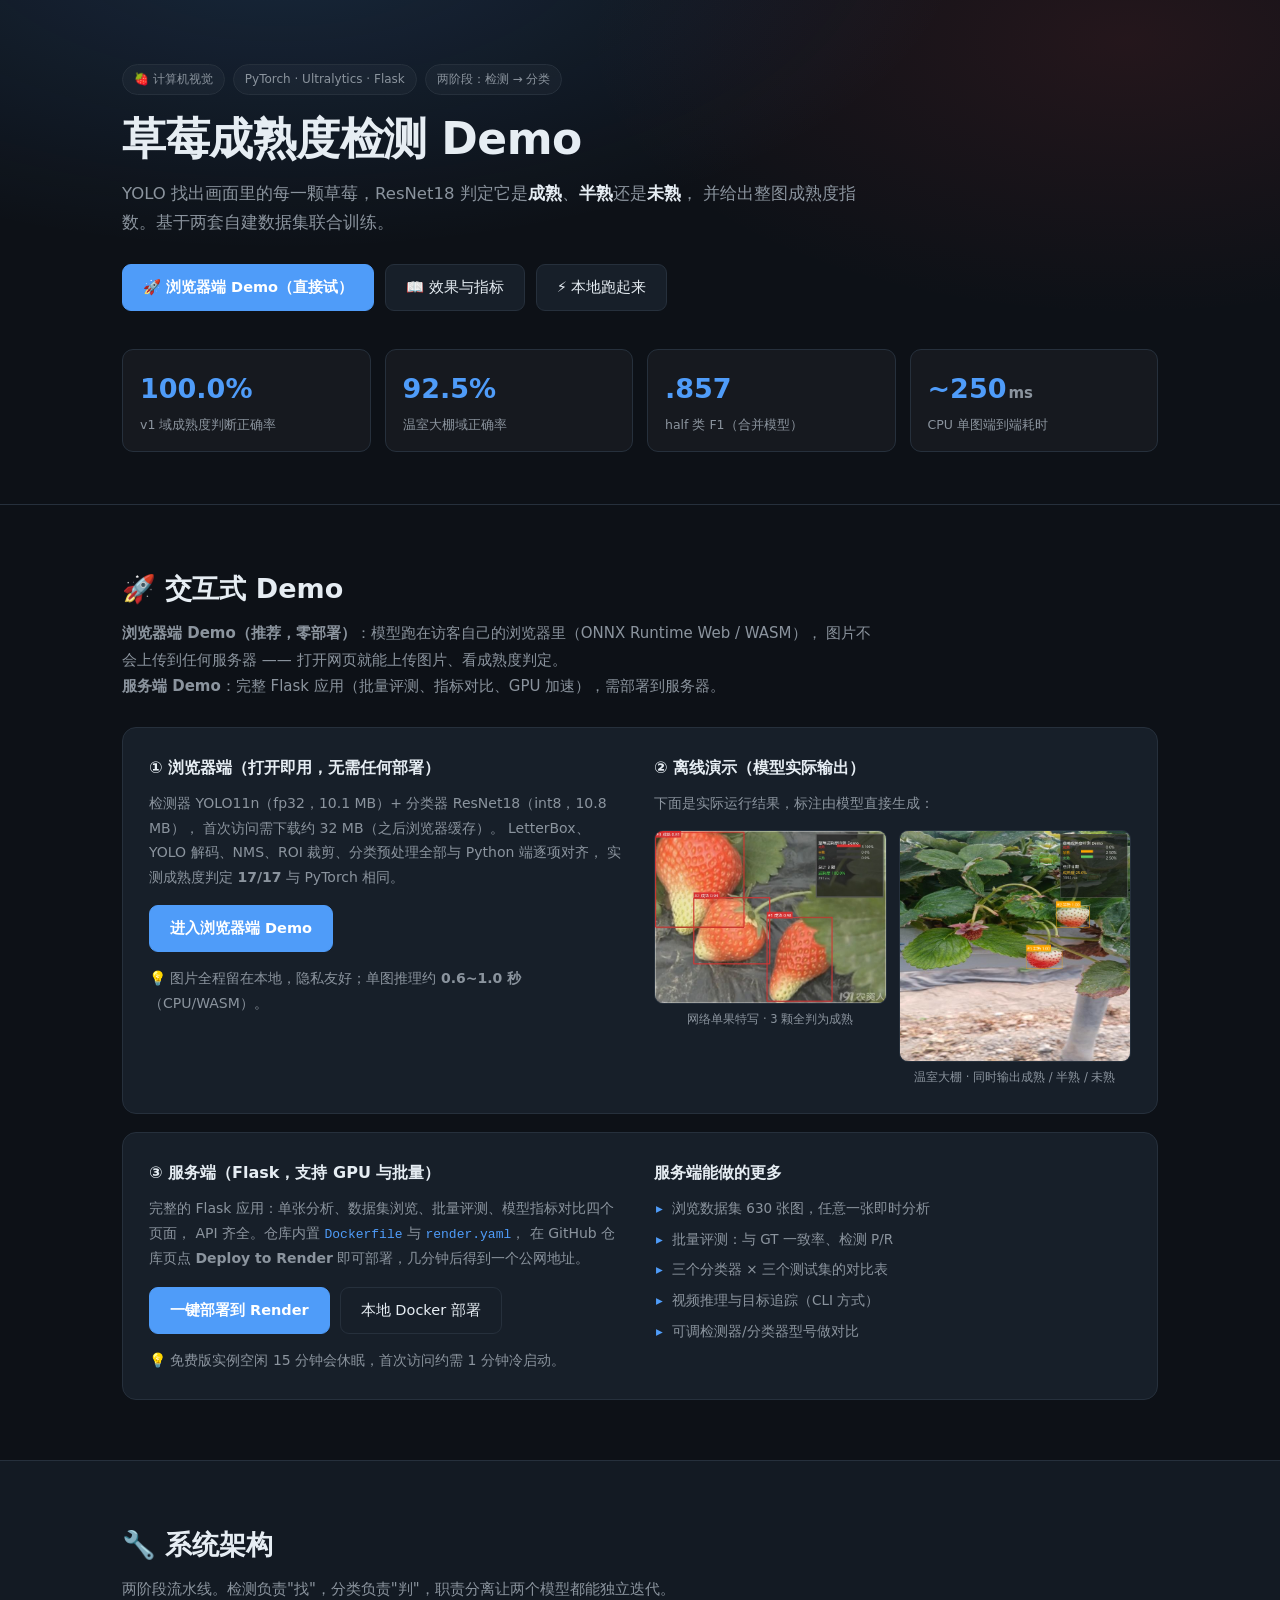
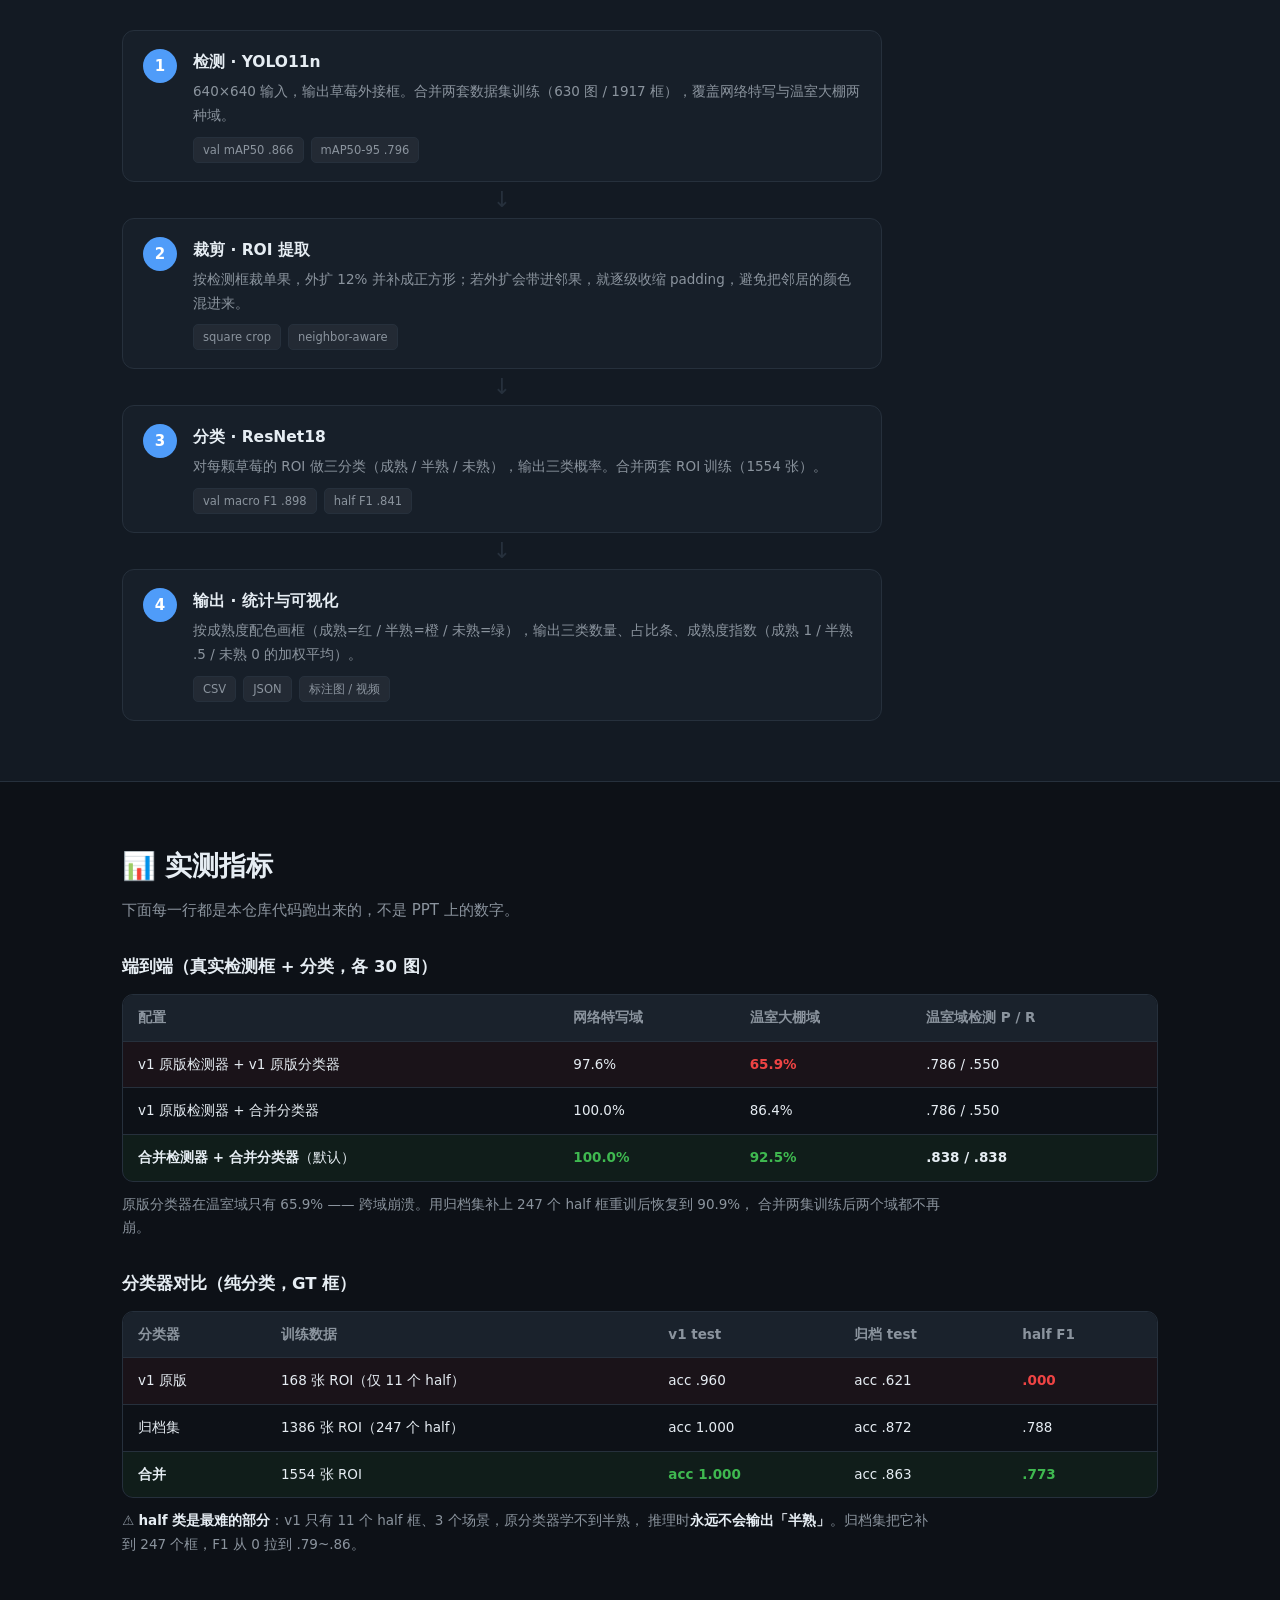
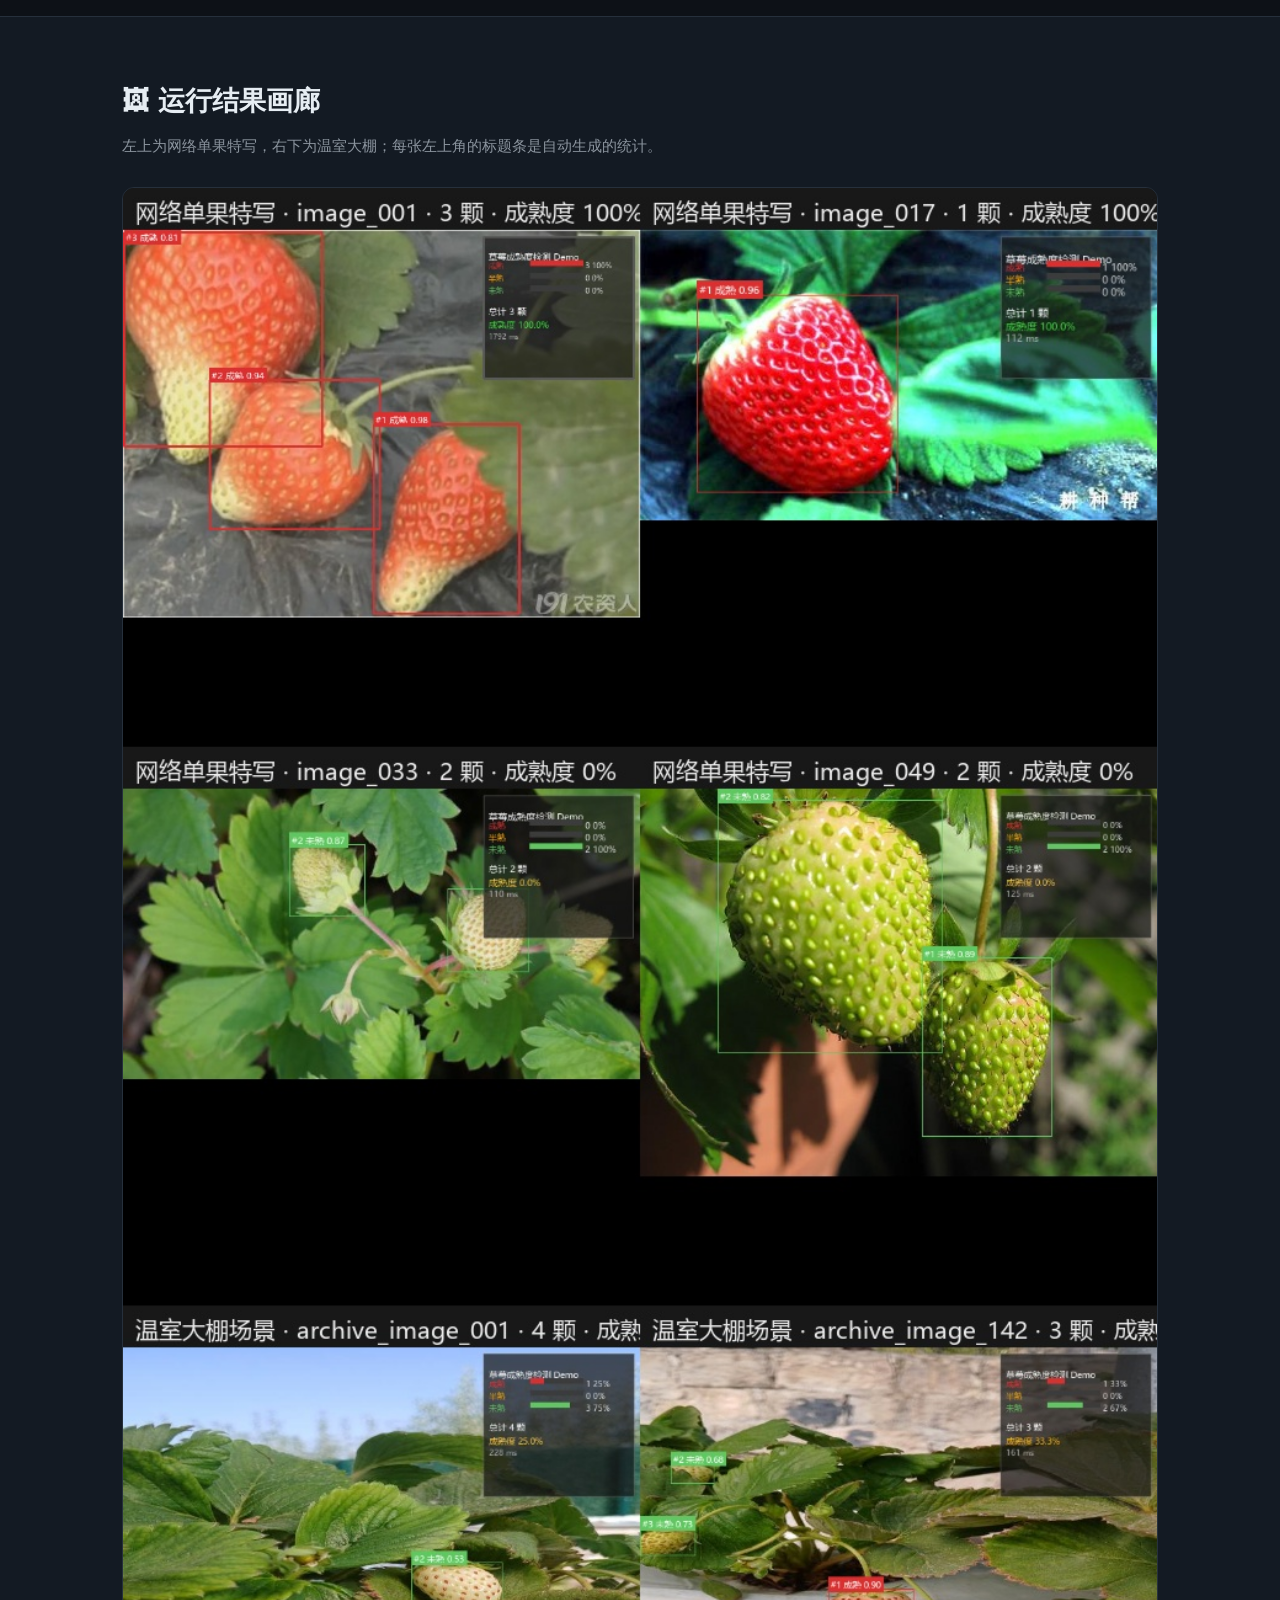
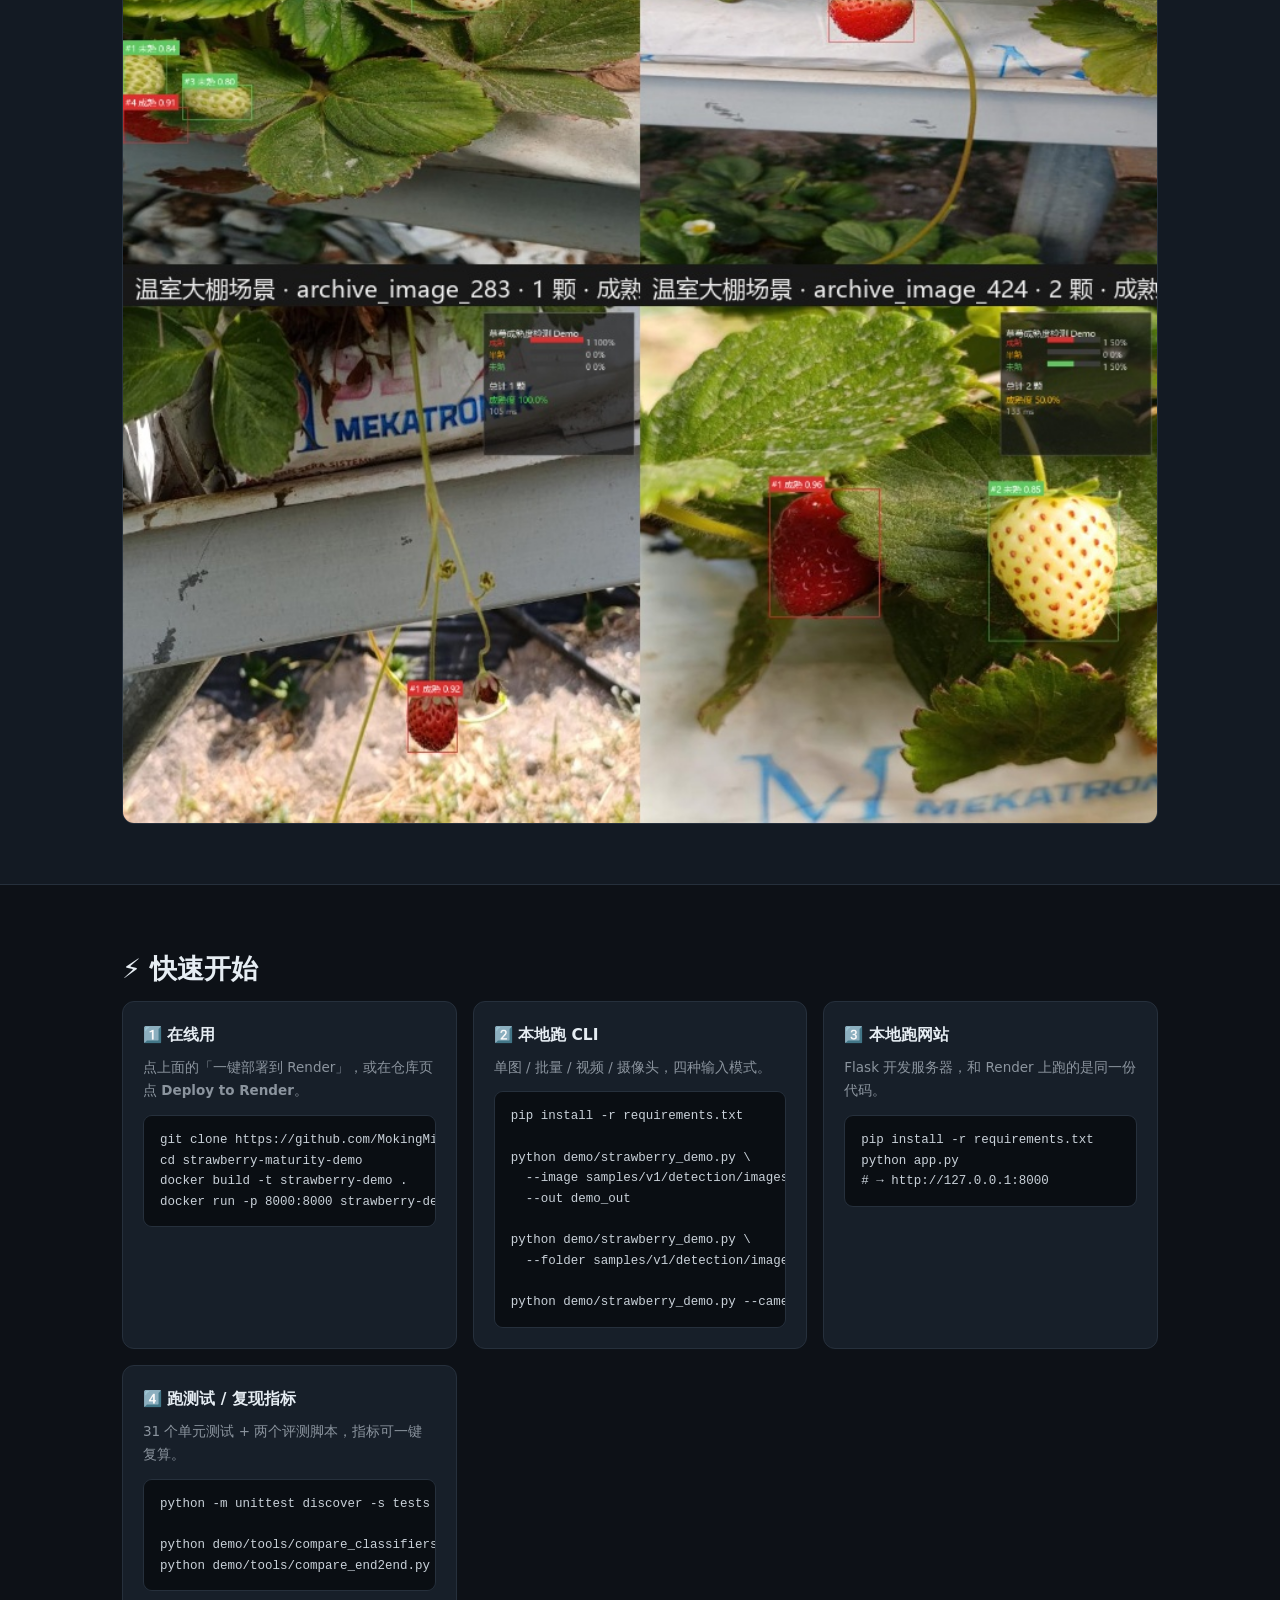
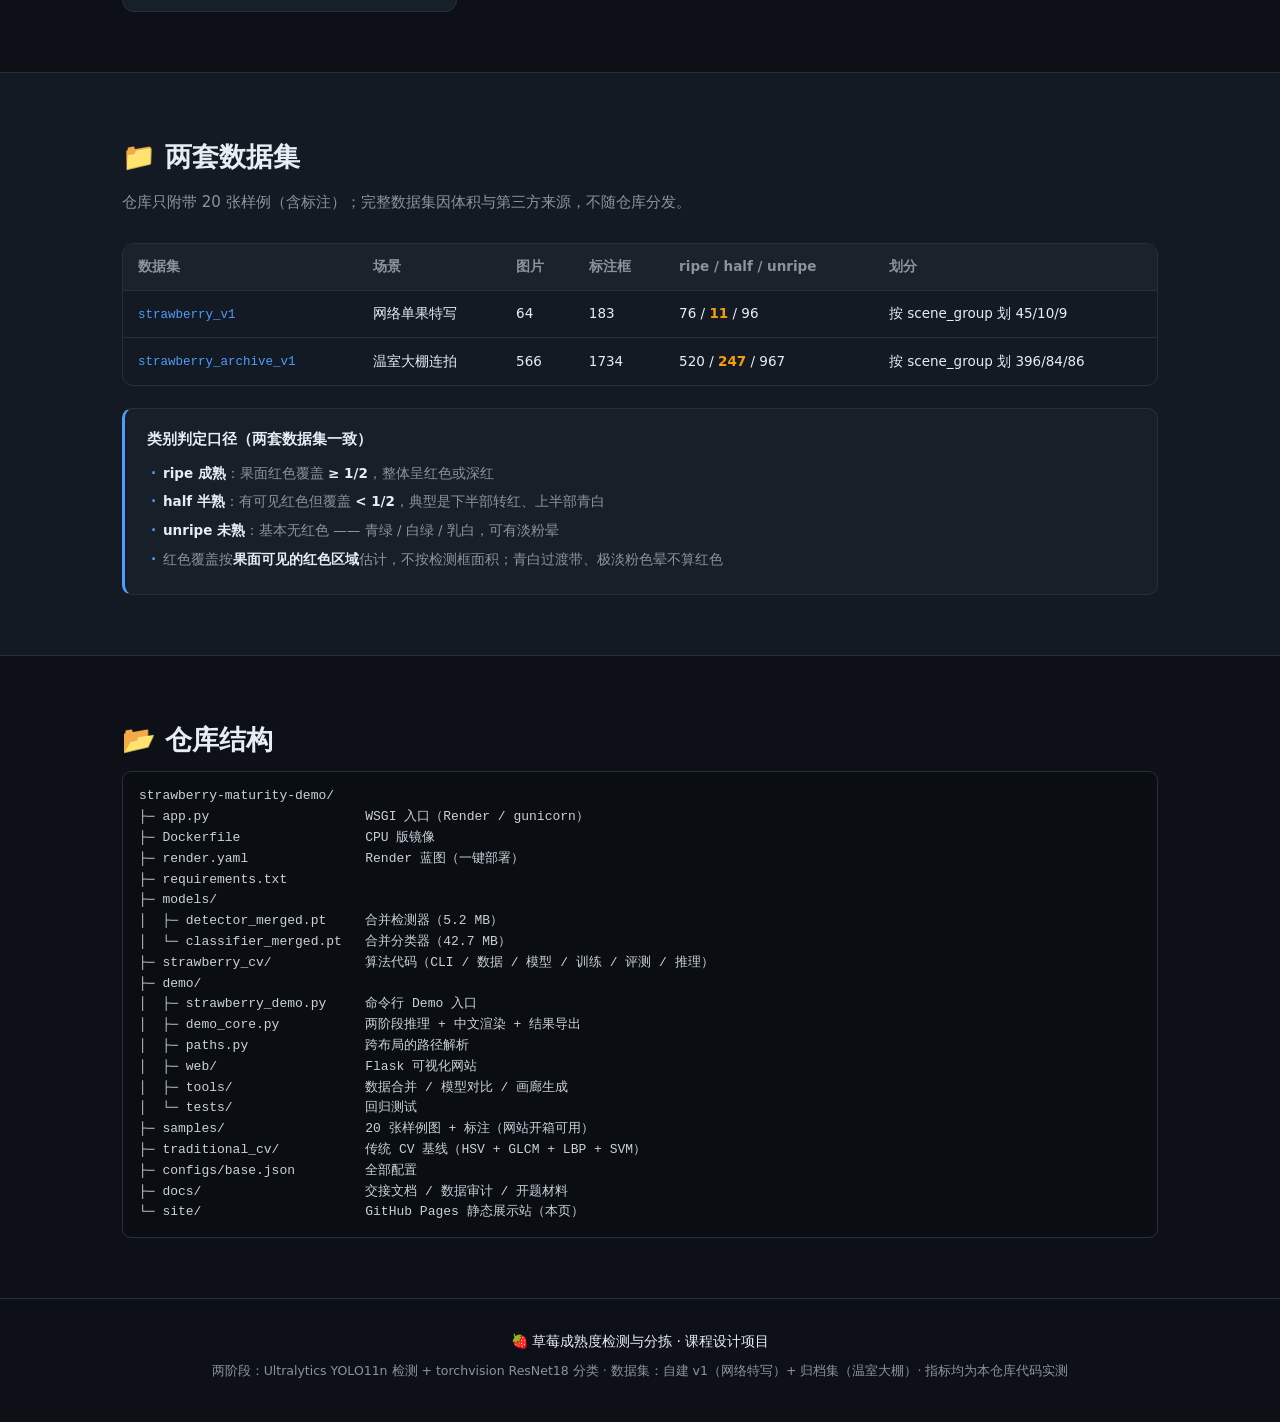
<file: site/index.html>
<!DOCTYPE html>
<html lang="zh-CN">
<head>
<meta charset="UTF-8">
<meta name="viewport" content="width=device-width, initial-scale=1.0">
<title>草莓成熟度检测 Demo · Strawberry Maturity Detection</title>
<meta name="description" content="YOLO 检测 + ResNet18 三状态分类的草莓成熟度检测系统：成熟 / 半熟 / 未熟。含可视化网站、命令行 Demo、训练管线。">
<link rel="stylesheet" href="style.css">
</head>
<body>

<header class="hero">
  <div class="wrap">
    <div class="badge-row">
      <span class="badge">🍓 计算机视觉</span>
      <span class="badge">PyTorch · Ultralytics · Flask</span>
      <span class="badge">两阶段：检测 → 分类</span>
    </div>
    <h1>草莓成熟度检测 Demo</h1>
    <p class="lead">
      YOLO 找出画面里的每一颗草莓，ResNet18 判定它是<b class="r">成熟</b>、<b class="h">半熟</b>还是<b class="u">未熟</b>，
      并给出整图成熟度指数。基于两套自建数据集联合训练。
    </p>
    <div class="cta">
      <a class="btn primary" href="demo/">🚀 浏览器端 Demo（直接试）</a>
      <a class="btn" href="#live">📖 效果与指标</a>
      <a class="btn" href="#quickstart">⚡ 本地跑起来</a>
    </div>
    <div class="kpi">
      <div class="kpi-item"><div class="kpi-num">100.0%</div><div class="kpi-lab">v1 域成熟度判断正确率</div></div>
      <div class="kpi-item"><div class="kpi-num">92.5%</div><div class="kpi-lab">温室大棚域正确率</div></div>
      <div class="kpi-item"><div class="kpi-num">.857</div><div class="kpi-lab">half 类 F1（合并模型）</div></div>
      <div class="kpi-item"><div class="kpi-num">~250<span class="unit">ms</span></div><div class="kpi-lab">CPU 单图端到端耗时</div></div>
    </div>
  </div>
</header>

<!-- ============ 交互 Demo ============ -->
<section id="live" class="section">
  <div class="wrap">
    <h2 class="sec-title">🚀 交互式 Demo</h2>
    <p class="sec-lead">
      <b>浏览器端 Demo（推荐，零部署）</b>：模型跑在访客自己的浏览器里（ONNX Runtime Web / WASM），
      图片不会上传到任何服务器 —— 打开网页就能上传图片、看成熟度判定。<br>
      <b>服务端 Demo</b>：完整 Flask 应用（批量评测、指标对比、GPU 加速），需部署到服务器。
    </p>

    <div class="live-card">
      <div class="live-left">
        <h3>① 浏览器端（打开即用，无需任何部署）</h3>
        <p>
          检测器 YOLO11n（fp32，10.1 MB）+ 分类器 ResNet18（int8，10.8 MB），
          首次访问需下载约 32 MB（之后浏览器缓存）。
          LetterBox、YOLO 解码、NMS、ROI 裁剪、分类预处理全部与 Python 端逐项对齐，
          实测成熟度判定 <b>17/17</b> 与 PyTorch 相同。
        </p>
        <div class="btn-row">
          <a class="btn primary" href="demo/">进入浏览器端 Demo</a>
        </div>
        <p class="tip">
          💡 图片全程留在本地，隐私友好；单图推理约 <b>0.6~1.0 秒</b>（CPU/WASM）。
        </p>
      </div>
      <div class="live-right">
        <h3>② 离线演示（模型实际输出）</h3>
        <p>下面是实际运行结果，标注由模型直接生成：</p>
        <div class="shots">
          <figure>
            <img src="assets/v1_image_001_demo.jpg" alt="网络单果特写结果">
            <figcaption>网络单果特写 · 3 颗全判为成熟</figcaption>
          </figure>
          <figure>
            <img src="assets/archive_image_005_demo.jpg" alt="温室场景结果">
            <figcaption>温室大棚 · 同时输出成熟 / 半熟 / 未熟</figcaption>
          </figure>
        </div>
      </div>
    </div>

    <div class="live-card" style="margin-top:18px">
      <div class="live-left">
        <h3>③ 服务端（Flask，支持 GPU 与批量）</h3>
        <p>
          完整的 Flask 应用：单张分析、数据集浏览、批量评测、模型指标对比四个页面，
          API 齐全。仓库内置 <code>Dockerfile</code> 与 <code>render.yaml</code>，
          在 GitHub 仓库页点 <b>Deploy to Render</b> 即可部署，几分钟后得到一个公网地址。
        </p>
        <div class="btn-row">
          <a class="btn primary" href="https://render.com/deploy?repo=https://github.com/MokingMid/strawberry-maturity-demo" target="_blank" rel="noopener">
            一键部署到 Render
          </a>
          <a class="btn" href="https://github.com/MokingMid/strawberry-maturity-demo#quickstart" target="_blank" rel="noopener">
            本地 Docker 部署
          </a>
        </div>
        <p class="tip">
          💡 免费版实例空闲 15 分钟会休眠，首次访问约需 1 分钟冷启动。
        </p>
      </div>
      <div class="live-right">
        <h3>服务端能做的更多</h3>
        <ul class="feature-list">
          <li>浏览数据集 630 张图，任意一张即时分析</li>
          <li>批量评测：与 GT 一致率、检测 P/R</li>
          <li>三个分类器 × 三个测试集的对比表</li>
          <li>视频推理与目标追踪（CLI 方式）</li>
          <li>可调检测器/分类器型号做对比</li>
        </ul>
      </div>
    </div>
  </div>
</section>

<!-- ============ 架构 ============ -->
<section id="arch" class="section alt">
  <div class="wrap">
    <h2 class="sec-title">🔧 系统架构</h2>
    <p class="sec-lead">两阶段流水线。检测负责"找"，分类负责"判"，职责分离让两个模型都能独立迭代。</p>

    <div class="arch">
      <div class="stage">
        <div class="stage-num">1</div>
        <div class="stage-body">
          <h3>检测 · YOLO11n</h3>
          <p>640×640 输入，输出草莓外接框。合并两套数据集训练（630 图 / 1917 框），覆盖网络特写与温室大棚两种域。</p>
          <div class="tagrow"><span class="tag">val mAP50 .866</span><span class="tag">mAP50-95 .796</span></div>
        </div>
      </div>
      <div class="arrow">↓</div>
      <div class="stage">
        <div class="stage-num">2</div>
        <div class="stage-body">
          <h3>裁剪 · ROI 提取</h3>
          <p>按检测框裁单果，外扩 12% 并补成正方形；若外扩会带进邻果，就逐级收缩 padding，避免把邻居的颜色混进来。</p>
          <div class="tagrow"><span class="tag">square crop</span><span class="tag">neighbor-aware</span></div>
        </div>
      </div>
      <div class="arrow">↓</div>
      <div class="stage">
        <div class="stage-num">3</div>
        <div class="stage-body">
          <h3>分类 · ResNet18</h3>
          <p>对每颗草莓的 ROI 做三分类（成熟 / 半熟 / 未熟），输出三类概率。合并两套 ROI 训练（1554 张）。</p>
          <div class="tagrow"><span class="tag">val macro F1 .898</span><span class="tag">half F1 .841</span></div>
        </div>
      </div>
      <div class="arrow">↓</div>
      <div class="stage">
        <div class="stage-num">4</div>
        <div class="stage-body">
          <h3>输出 · 统计与可视化</h3>
          <p>按成熟度配色画框（成熟=红 / 半熟=橙 / 未熟=绿），输出三类数量、占比条、成熟度指数（成熟 1 / 半熟 .5 / 未熟 0 的加权平均）。</p>
          <div class="tagrow"><span class="tag">CSV</span><span class="tag">JSON</span><span class="tag">标注图 / 视频</span></div>
        </div>
      </div>
    </div>
  </div>
</section>

<!-- ============ 指标 ============ -->
<section id="results" class="section">
  <div class="wrap">
    <h2 class="sec-title">📊 实测指标</h2>
    <p class="sec-lead">下面每一行都是本仓库代码跑出来的，不是 PPT 上的数字。</p>

    <h3 class="sub-title">端到端（真实检测框 + 分类，各 30 图）</h3>
    <div class="table-wrap">
      <table>
        <thead><tr><th>配置</th><th>网络特写域</th><th>温室大棚域</th><th>温室域检测 P / R</th></tr></thead>
        <tbody>
          <tr class="bad">
            <td>v1 原版检测器 + v1 原版分类器</td>
            <td>97.6%</td><td class="bad-cell">65.9%</td><td>.786 / .550</td>
          </tr>
          <tr>
            <td>v1 原版检测器 + 合并分类器</td>
            <td>100.0%</td><td>86.4%</td><td>.786 / .550</td>
          </tr>
          <tr class="good">
            <td><b>合并检测器 + 合并分类器</b>（默认）</td>
            <td class="good-cell">100.0%</td><td class="good-cell">92.5%</td><td><b>.838 / .838</b></td>
          </tr>
        </tbody>
      </table>
    </div>
    <p class="note">
      原版分类器在温室域只有 65.9% —— 跨域崩溃。用归档集补上 247 个 half 框重训后恢复到 90.9%，
      合并两集训练后两个域都不再崩。
    </p>

    <h3 class="sub-title">分类器对比（纯分类，GT 框）</h3>
    <div class="table-wrap">
      <table>
        <thead><tr><th>分类器</th><th>训练数据</th><th>v1 test</th><th>归档 test</th><th>half F1</th></tr></thead>
        <tbody>
          <tr class="bad">
            <td>v1 原版</td><td>168 张 ROI（仅 11 个 half）</td><td>acc .960</td><td>acc .621</td><td class="bad-cell">.000</td>
          </tr>
          <tr>
            <td>归档集</td><td>1386 张 ROI（247 个 half）</td><td>acc 1.000</td><td>acc .872</td><td>.788</td>
          </tr>
          <tr class="good">
            <td><b>合并</b></td><td>1554 张 ROI</td><td class="good-cell">acc 1.000</td><td>acc .863</td><td class="good-cell">.773</td>
          </tr>
        </tbody>
      </table>
    </div>
    <p class="note">
      ⚠️ <b>half 类是最难的部分</b>：v1 只有 11 个 half 框、3 个场景，原分类器学不到半熟，
      推理时<b>永远不会输出「半熟」</b>。归档集把它补到 247 个框，F1 从 0 拉到 .79~.86。
    </p>
  </div>
</section>

<!-- ============ 画廊 ============ -->
<section id="gallery" class="section alt">
  <div class="wrap">
    <h2 class="sec-title">🖼 运行结果画廊</h2>
    <p class="sec-lead">左上为网络单果特写，右下为温室大棚；每张左上角的标题条是自动生成的统计。</p>
    <img class="gallery" src="assets/gallery.jpg" alt="运行结果画廊">
  </div>
</section>

<!-- ============ 快速开始 ============ -->
<section id="quickstart" class="section">
  <div class="wrap">
    <h2 class="sec-title">⚡ 快速开始</h2>

    <div class="quick-grid">
      <div class="qcard">
        <h3>1️⃣ 在线用</h3>
        <p>点上面的「一键部署到 Render」，或在仓库页点 <b>Deploy to Render</b>。</p>
        <pre><code>git clone https://github.com/MokingMid/strawberry-maturity-demo.git
cd strawberry-maturity-demo
docker build -t strawberry-demo .
docker run -p 8000:8000 strawberry-demo</code></pre>
      </div>
      <div class="qcard">
        <h3>2️⃣ 本地跑 CLI</h3>
        <p>单图 / 批量 / 视频 / 摄像头，四种输入模式。</p>
        <pre><code>pip install -r requirements.txt

python demo/strawberry_demo.py \
  --image samples/v1/detection/images/image_001.jpg \
  --out demo_out

python demo/strawberry_demo.py \
  --folder samples/v1/detection/images --out demo_out

python demo/strawberry_demo.py --camera 0 --gui</code></pre>
      </div>
      <div class="qcard">
        <h3>3️⃣ 本地跑网站</h3>
        <p>Flask 开发服务器，和 Render 上跑的是同一份代码。</p>
        <pre><code>pip install -r requirements.txt
python app.py
# → http://127.0.0.1:8000</code></pre>
      </div>
      <div class="qcard">
        <h3>4️⃣ 跑测试 / 复现指标</h3>
        <p>31 个单元测试 + 两个评测脚本，指标可一键复算。</p>
        <pre><code>python -m unittest discover -s tests -v

python demo/tools/compare_classifiers.py
python demo/tools/compare_end2end.py</code></pre>
      </div>
    </div>
  </div>
</section>

<!-- ============ 数据集 ============ -->
<section id="data" class="section alt">
  <div class="wrap">
    <h2 class="sec-title">📁 两套数据集</h2>
    <p class="sec-lead">仓库只附带 20 张样例（含标注）；完整数据集因体积与第三方来源，不随仓库分发。</p>

    <div class="table-wrap">
      <table>
        <thead><tr><th>数据集</th><th>场景</th><th>图片</th><th>标注框</th><th>ripe / half / unripe</th><th>划分</th></tr></thead>
        <tbody>
          <tr>
            <td><code>strawberry_v1</code></td><td>网络单果特写</td><td>64</td><td>183</td>
            <td>76 / <b class="h">11</b> / 96</td><td>按 scene_group 划 45/10/9</td>
          </tr>
          <tr>
            <td><code>strawberry_archive_v1</code></td><td>温室大棚连拍</td><td>566</td><td>1734</td>
            <td>520 / <b class="h">247</b> / 967</td><td>按 scene_group 划 396/84/86</td>
          </tr>
        </tbody>
      </table>
    </div>

    <div class="note-box">
      <h4>类别判定口径（两套数据集一致）</h4>
      <ul>
        <li><b class="r">ripe 成熟</b>：果面红色覆盖 <b>≥ 1/2</b>，整体呈红色或深红</li>
        <li><b class="h">half 半熟</b>：有可见红色但覆盖 <b>&lt; 1/2</b>，典型是下半部转红、上半部青白</li>
        <li><b class="u">unripe 未熟</b>：基本无红色 —— 青绿 / 白绿 / 乳白，可有淡粉晕</li>
        <li>红色覆盖按<b>果面可见的红色区域</b>估计，不按检测框面积；青白过渡带、极淡粉色晕不算红色</li>
      </ul>
    </div>
  </div>
</section>

<!-- ============ 目录 ============ -->
<section id="layout" class="section">
  <div class="wrap">
    <h2 class="sec-title">📂 仓库结构</h2>
    <div class="tree">
      <pre><code>strawberry-maturity-demo/
├─ app.py                    WSGI 入口（Render / gunicorn）
├─ Dockerfile                CPU 版镜像
├─ render.yaml               Render 蓝图（一键部署）
├─ requirements.txt
├─ models/
│  ├─ detector_merged.pt     合并检测器（5.2 MB）
│  └─ classifier_merged.pt   合并分类器（42.7 MB）
├─ strawberry_cv/            算法代码（CLI / 数据 / 模型 / 训练 / 评测 / 推理）
├─ demo/
│  ├─ strawberry_demo.py     命令行 Demo 入口
│  ├─ demo_core.py           两阶段推理 + 中文渲染 + 结果导出
│  ├─ paths.py               跨布局的路径解析
│  ├─ web/                   Flask 可视化网站
│  ├─ tools/                 数据合并 / 模型对比 / 画廊生成
│  └─ tests/                 回归测试
├─ samples/                  20 张样例图 + 标注（网站开箱可用）
├─ traditional_cv/           传统 CV 基线（HSV + GLCM + LBP + SVM）
├─ configs/base.json         全部配置
├─ docs/                     交接文档 / 数据审计 / 开题材料
└─ site/                     GitHub Pages 静态展示站（本页）</code></pre>
    </div>
  </div>
</section>

<footer>
  <div class="wrap">
    <p>🍓 草莓成熟度检测与分拣 · 课程设计项目</p>
    <p class="muted">
      两阶段：Ultralytics YOLO11n 检测 + torchvision ResNet18 分类 ·
      数据集：自建 v1（网络特写）+ 归档集（温室大棚）·
      指标均为本仓库代码实测
    </p>
  </div>
</footer>

</body>
</html>
</file>
<file: site/style.css>
:root {
  --bg: #0d1117;
  --bg-alt: #131a23;
  --card: #171f29;
  --line: #26303c;
  --text: #e6edf3;
  --muted: #8b949e;
  --accent: #4f9cf9;
  --ripe: #ef4444;
  --half: #f59e0b;
  --unripe: #22c55e;
  --good: #3fb950;
}

* { box-sizing: border-box; margin: 0; padding: 0; }

body {
  background: var(--bg);
  color: var(--text);
  font-family: "Microsoft YaHei", "PingFang SC", "Hiragino Sans GB", "Segoe UI", system-ui, sans-serif;
  font-size: 15px;
  line-height: 1.75;
  -webkit-font-smoothing: antialiased;
}

.wrap { max-width: 1080px; margin: 0 auto; padding: 0 22px; }
code, pre { font-family: "Cascadia Code", Consolas, "SF Mono", monospace; }

/* ---------- hero ---------- */
.hero {
  background: radial-gradient(1100px 500px at 22% -12%, rgba(79,156,249,.16), transparent 62%),
              radial-gradient(900px 460px at 88% 8%, rgba(239,68,68,.10), transparent 60%);
  border-bottom: 1px solid var(--line);
  padding: 64px 0 52px;
}
.badge-row { display: flex; gap: 8px; flex-wrap: wrap; margin-bottom: 18px; }
.badge {
  font-size: 12px; color: var(--muted); border: 1px solid var(--line);
  background: rgba(255,255,255,.03); padding: 4px 11px; border-radius: 20px;
}
.hero h1 { font-size: 44px; font-weight: 700; letter-spacing: -.5px; line-height: 1.2; }
.lead { color: var(--muted); font-size: 16.5px; max-width: 760px; margin-top: 14px; }
.lead b { color: var(--text); }
.r { color: var(--ripe); } .h { color: var(--half); } .u { color: var(--unripe); }

.cta { display: flex; gap: 11px; margin-top: 26px; flex-wrap: wrap; }
.btn {
  display: inline-block; padding: 10px 20px; border-radius: 9px; text-decoration: none;
  border: 1px solid var(--line); background: var(--card); color: var(--text);
  font-size: 14.5px; font-weight: 500; transition: .15s;
}
.btn:hover { border-color: #46525f; transform: translateY(-1px); }
.btn.primary { background: var(--accent); border-color: var(--accent); color: #fff; font-weight: 600; }
.btn.primary:hover { background: #3d8ae0; }

.kpi { display: grid; grid-template-columns: repeat(auto-fit, minmax(160px, 1fr)); gap: 14px; margin-top: 38px; }
.kpi-item {
  background: rgba(255,255,255,.035); border: 1px solid var(--line);
  border-radius: 11px; padding: 15px 17px;
}
.kpi-num { font-size: 27px; font-weight: 700; color: var(--accent); font-variant-numeric: tabular-nums; }
.kpi-num .unit { font-size: 15px; color: var(--muted); margin-left: 2px; }
.kpi-lab { font-size: 12.5px; color: var(--muted); margin-top: 2px; }

/* ---------- sections ---------- */
.section { padding: 60px 0; }
.section.alt { background: var(--bg-alt); border-top: 1px solid var(--line); border-bottom: 1px solid var(--line); }
.sec-title { font-size: 27px; font-weight: 650; margin-bottom: 8px; }
.sec-lead { color: var(--muted); margin-bottom: 28px; max-width: 760px; }
.sub-title { font-size: 16.5px; font-weight: 600; margin: 30px 0 12px; }
.note { color: var(--muted); font-size: 13.5px; margin-top: 11px; max-width: 820px; }
.note b { color: var(--text); }

/* ---------- live demo ---------- */
.live-card {
  display: grid; grid-template-columns: 1fr 1fr; gap: 28px;
  background: var(--card); border: 1px solid var(--line); border-radius: 14px; padding: 26px;
}
@media (max-width: 860px) { .live-card { grid-template-columns: 1fr; } }
.live-card h3 { font-size: 16px; margin-bottom: 9px; }
.live-card p { color: var(--muted); font-size: 14px; }
.live-card code { color: var(--accent); font-size: 13px; }
.btn-row { display: flex; gap: 10px; margin-top: 16px; flex-wrap: wrap; }
.tip { margin-top: 14px; font-size: 13px; }
.shots { display: grid; grid-template-columns: 1fr 1fr; gap: 12px; margin-top: 14px; }
.shots figure { margin: 0; }
.shots img { width: 100%; border-radius: 9px; border: 1px solid var(--line); display: block; }
.shots figcaption { font-size: 11.5px; color: var(--muted); margin-top: 5px; text-align: center; }
.feature-list { list-style: none; margin-top: 10px; }
.feature-list li {
  color: var(--muted); font-size: 13.5px; padding-left: 18px; position: relative; margin-bottom: 7px;
}
.feature-list li::before { content: "▸"; position: absolute; left: 2px; color: var(--accent); }

/* ---------- architecture ---------- */
.arch { max-width: 760px; }
.stage { display: flex; gap: 16px; background: var(--card); border: 1px solid var(--line); border-radius: 12px; padding: 18px 20px; }
.stage-num {
  flex: 0 0 34px; height: 34px; border-radius: 50%; background: var(--accent); color: #fff;
  display: flex; align-items: center; justify-content: center; font-weight: 700; font-size: 15px;
}
.stage-body h3 { font-size: 15.5px; margin-bottom: 4px; }
.stage-body p { color: var(--muted); font-size: 13.5px; }
.tagrow { display: flex; gap: 7px; flex-wrap: wrap; margin-top: 9px; }
.tag { font-size: 11.5px; color: var(--muted); background: rgba(255,255,255,.05); border: 1px solid var(--line); padding: 2px 9px; border-radius: 5px; }
.arrow { text-align: center; color: var(--line); font-size: 22px; line-height: 1; margin: 7px 0; }

/* ---------- tables ---------- */
.table-wrap { overflow-x: auto; border: 1px solid var(--line); border-radius: 11px; }
table { width: 100%; border-collapse: collapse; font-size: 13.5px; }
th, td { padding: 11px 15px; text-align: left; border-bottom: 1px solid var(--line); }
th { background: var(--bg-soft, #1a222c); color: var(--muted); font-weight: 600; white-space: nowrap; }
tbody tr:last-child td { border-bottom: 0; }
tbody tr:hover { background: rgba(255,255,255,.025); }
tr.good td { background: rgba(63,185,80,.07); }
tr.bad td { background: rgba(239,68,68,.055); }
.good-cell { color: var(--good); font-weight: 600; }
.bad-cell { color: var(--ripe); font-weight: 600; }
td code { color: var(--accent); font-size: 12.5px; }

/* ---------- gallery ---------- */
.gallery { width: 100%; border-radius: 12px; border: 1px solid var(--line); display: block; }

/* ---------- quickstart ---------- */
.quick-grid { display: grid; grid-template-columns: repeat(auto-fit, minmax(310px, 1fr)); gap: 16px; }
.qcard { background: var(--card); border: 1px solid var(--line); border-radius: 12px; padding: 20px; }
.qcard h3 { font-size: 15.5px; margin-bottom: 7px; }
.qcard p { color: var(--muted); font-size: 13.5px; margin-bottom: 12px; }
pre {
  background: #0a0e13; border: 1px solid var(--line); border-radius: 9px;
  padding: 14px 16px; overflow-x: auto; font-size: 12.5px; line-height: 1.65; color: #c9d1d9;
}
.tree pre { font-size: 13px; line-height: 1.6; }

/* ---------- note box ---------- */
.note-box {
  background: var(--card); border: 1px solid var(--line); border-left: 3px solid var(--accent);
  border-radius: 10px; padding: 18px 22px; margin-top: 22px;
}
.note-box h4 { font-size: 14.5px; margin-bottom: 9px; }
.note-box ul { list-style: none; }
.note-box li { color: var(--muted); font-size: 13.5px; padding-left: 16px; position: relative; margin-bottom: 5px; }
.note-box li::before { content: "·"; position: absolute; left: 4px; color: var(--accent); font-weight: bold; }
.note-box li b { color: var(--text); }

/* ---------- footer ---------- */
footer { border-top: 1px solid var(--line); padding: 30px 0 44px; text-align: center; }
footer p { font-size: 14px; }
.muted { color: var(--muted); font-size: 12.5px; margin-top: 6px; }
</file>
